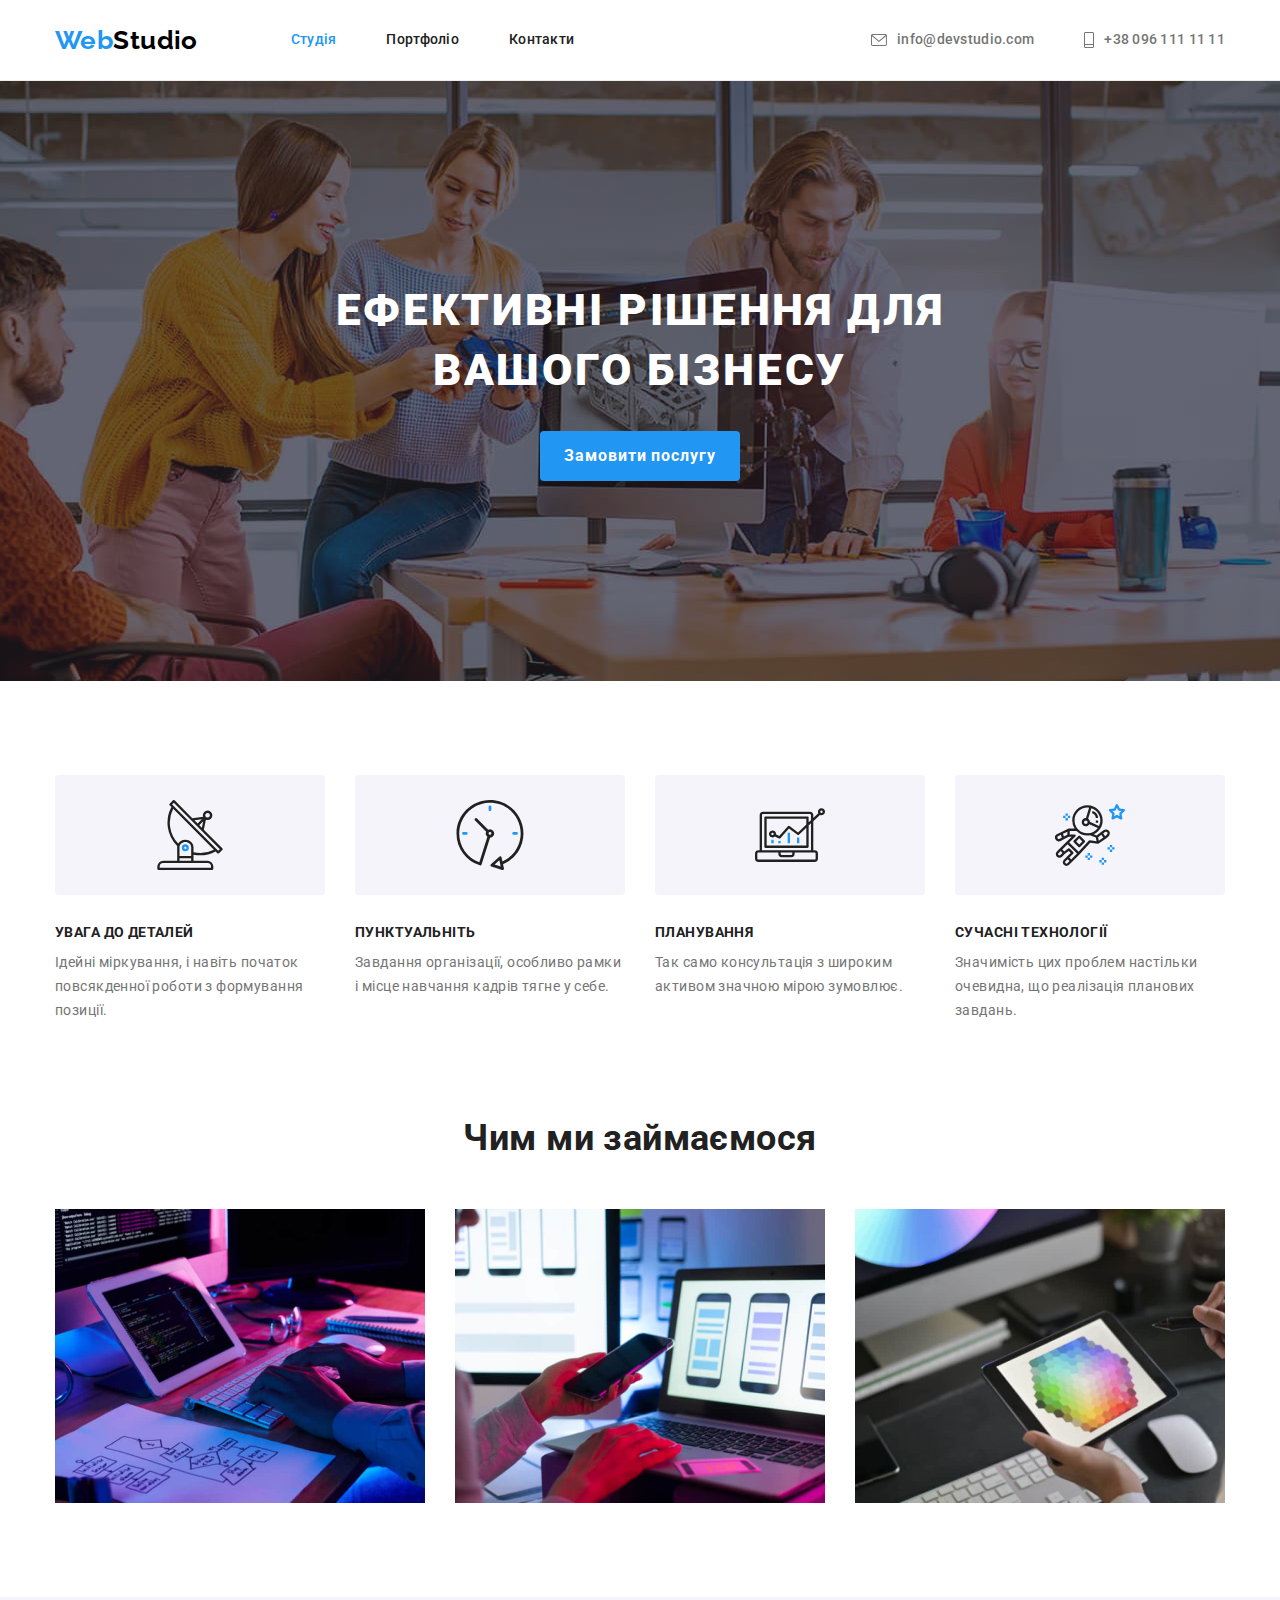
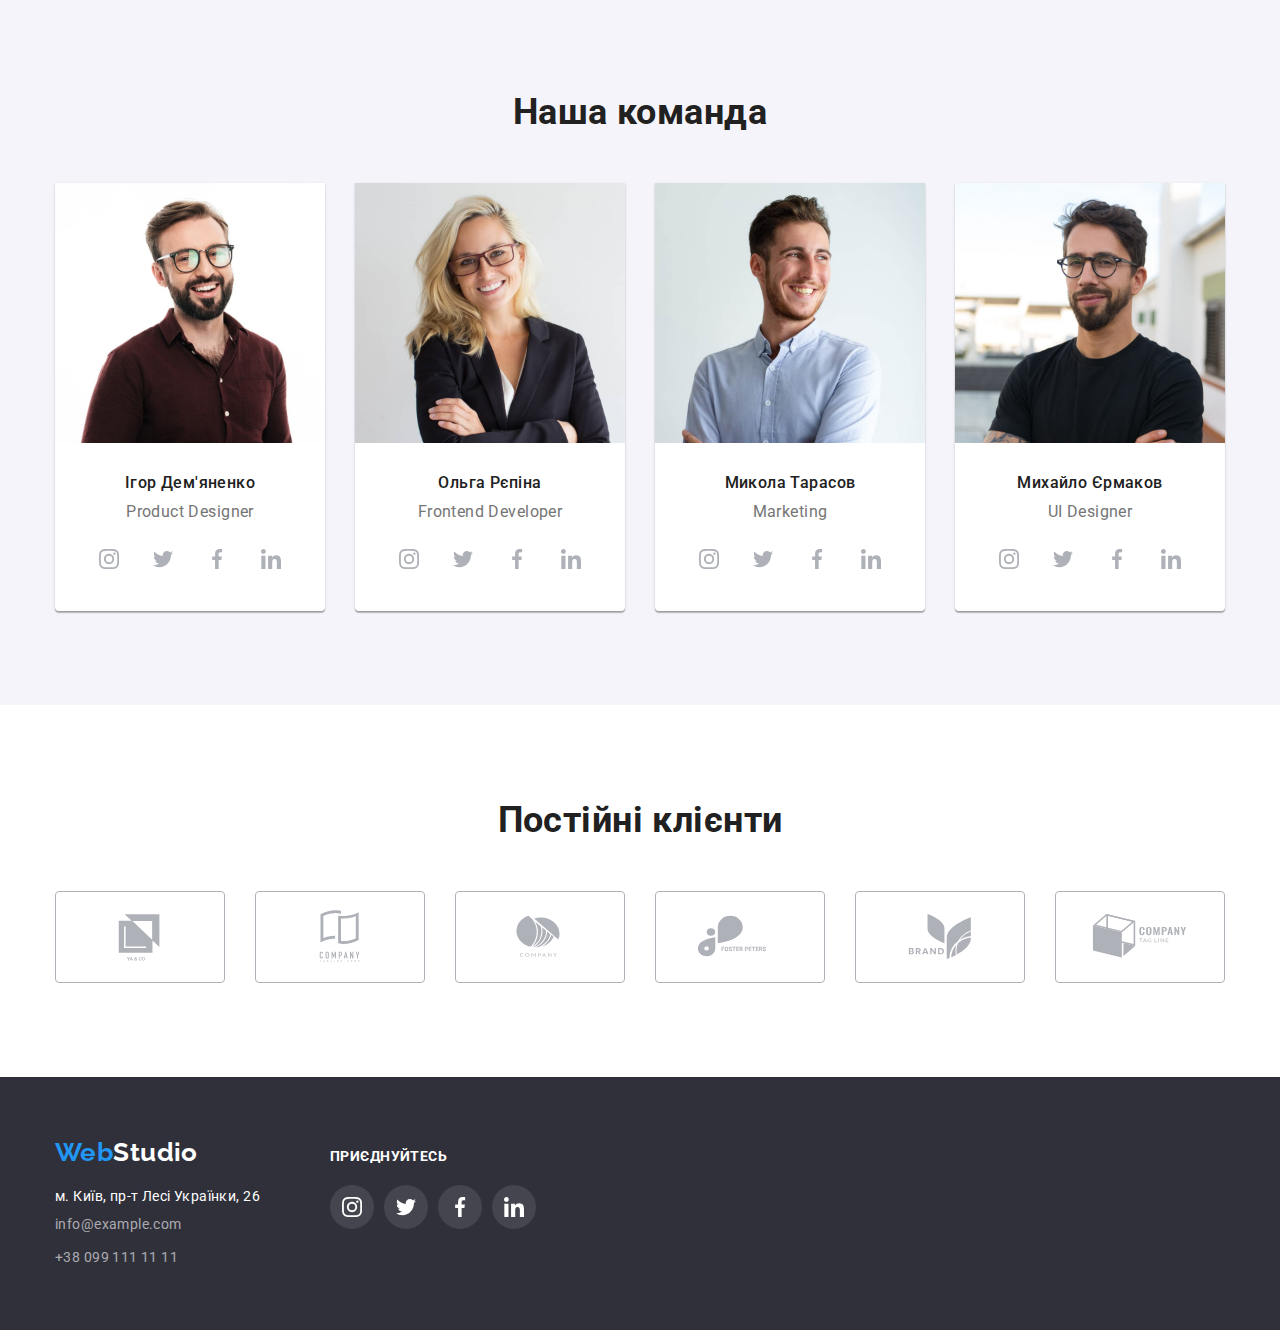
<file: index.html>
<!DOCTYPE html>
<html lang="uk">

<head>
    <meta charset="UTF-8">
    <meta http-equiv="X-UA-Compatible" content="IE=edge">
    <meta name="viewport" content="width=device-width, initial-scale=1.0">
    <title>WebStudio</title>
    <link rel="preconnect" href="https://fonts.googleapis.com">
    <link rel="preconnect" href="https://fonts.gstatic.com" crossorigin>
    <link
        href="https://fonts.googleapis.com/css2?family=Raleway:wght@700&family=Roboto:wght@400;500;700;900&display=swap"
        rel="stylesheet">
    <link rel="stylesheet" href="https://cdn.jsdelivr.net/npm/modern-normalize@1.1.0/modern-normalize.min.css">
    <link rel="stylesheet" href="./css/styles.css">
</head>

<body>
    <!-- header -->
    <header class="page-header">
        <div class="container header-nav">
            <nav class="site-nav">
                <a class="logo link logo-header" href="./index.html">
                    <span class="logo-accent">Web</span>Studio
                </a>
                <ul class="list site-nav-list">
                    <li class="site-nav-item"><a class="link site-nav-link current" href="./index.html">Студія</a></li>
                    <li class="site-nav-item"><a class="link site-nav-link" href="./portfolio.html">Портфоліо</a></li>
                    <li class="site-nav-item"><a class="link site-nav-link" href="">Контакти</a></li>
                </ul>
            </nav>
            <ul class="list contacts-header">
                <li class="contacts-header-item">
                    <a class="link contacts-header-link" href="mailto:info@devstudio.com">
                        <svg aria-label="іконка конверту" class="header-icon" width="16" height="12">
                            <use href="./images/icons.svg#icon-envelope"></use>
                        </svg>
                        info@devstudio.com
                    </a>
                </li>
                <li class="contacts-header-item">
                    <a class="link contacts-header-link" href="tel:+380961111111">
                        <svg aria-label="іконка телефону" class="header-icon" width="10" height="16">
                            <use href="./images/icons.svg#icon-smartphone"></use>
                        </svg>
                        +38 096 111 11 11
                    </a>
                </li>
            </ul>
        </div>
    </header>

    <!-- main -->
    <main>

        <!-- hero -->
        <section class="hero">
            <h1 class="title-hero">Ефективні рішення для вашого бізнесу</h1>
            <button class="btn primary btn-hero" type="button">Замовити послугу</button>
        </section>

        <!-- features -->
        <section class="section features">
            <div class="container">
                <h2 class="title visually-hidden">Особливості</h2>
                <!-- A logical header semantically hidden using CSS -->
                <ul class="list features-list">
                    <li class="features-item">
                        <div class="features-icon">
                            <svg aria-label="іконка антени" width="70" height="70">
                                <use href="./images/icons.svg#icon-antenna"></use>
                            </svg>
                        </div>
                        <h3 class="features-title">Увага до деталей</h3>
                        <p class="section-text">Ідейні міркування, і навіть початок повсякденної роботи з формування
                            позиції.</p>
                    </li>
                    <li class="features-item">
                        <div class="features-icon">
                            <svg aria-label="іконка годинника" width="70" height="70">
                                <use href="./images/icons.svg#icon-clock"></use>
                            </svg>
                        </div>
                        <h3 class="features-title">Пунктуальніть</h3>
                        <p class="section-text">Завдання організації, особливо рамки і місце навчання кадрів тягне у
                            себе.
                        </p>
                    </li>
                    <li class="features-item">
                        <div class="features-icon">
                            <svg aria-label="іконка діаграми" width="70" height="70">
                                <use href="./images/icons.svg#icon-diagram"></use>
                            </svg>
                        </div>
                        <h3 class="features-title">Планування</h3>
                        <p class="section-text">Так само консультація з широким активом значною мірою зумовлює.</p>
                    </li>
                    <li class="features-item">
                        <div class="features-icon">
                            <svg aria-label="іконка астронавта" width="70" height="70">
                                <use href="./images/icons.svg#icon-astronaut"></use>
                            </svg>
                        </div>
                        <h3 class="features-title">Сучасні технології</h3>
                        <p class="section-text">Значимість цих проблем настільки очевидна, що реалізація планових
                            завдань.
                        </p>
                    </li>
                </ul>
            </div>
        </section>

        <!-- work -->
        <section class="section work">
            <div class="container">
                <h2 class="title work-title">Чим ми займаємося</h2>
                <ul class="list work-list">
                    <li class="work-item"><img src="./images/development.jpg" alt="розробка" width="370"></li>
                    <li class="work-item"><img src="./images/optimization.jpg" alt="оптимізація" width="370"></li>
                    <li class="work-item"><img src="./images/design.jpg" alt="дизайн" width="370"></li>
                </ul>
            </div>
        </section>

        <!-- our team -->
        <section class="section team">
            <div class="container">
                <h2 class="title team-title">Наша команда</h2>
                <ul class="list team-list">
                    <li class="team-item">
                        <img class="team-img" src="./images/igor-demyanenko.jpg" alt="фото Ігоря" width="270">
                        <div class="team-item-text">
                            <h3 class="team-name">Ігор Дем'яненко</h3>
                            <p class="section-text team-text-job" lang="en">Product Designer</p>
                            <ul class="social-net-list list">
                                <li class="social-net-item">
                                    <a href="" class="social-net-link">
                                        <svg lang="en" aria-label="istagram icon" class="social-net-icon" width="20"
                                            height="20">
                                            <use href="./images/icons.svg#icon-instagram"></use>
                                        </svg>
                                    </a>
                                </li>
                                <li class="social-net-item">
                                    <a href="" class="social-net-link">
                                        <svg lang="en" aria-label="twitter icon" class="social-net-icon" width="20"
                                            height="20">
                                            <use href="./images/icons.svg#icon-twitter"></use>
                                        </svg>
                                    </a>
                                </li>
                                <li class="social-net-item">
                                    <a href="" class="social-net-link">
                                        <svg lang="en" aria-label="facebook icon" class="social-net-icon" width="20"
                                            height="20">
                                            <use href="./images/icons.svg#icon-facebook"></use>
                                        </svg>
                                    </a>
                                </li>
                                <li class="social-net-item">
                                    <a href="" class="social-net-link">
                                        <svg lang="en" aria-label="linkedin icon" class="social-net-icon" width="20"
                                            height="20">
                                            <use href="./images/icons.svg#icon-linkedin"></use>
                                        </svg>
                                    </a>
                                </li>
                            </ul>
                        </div>
                    </li>
                    <li class="team-item">
                        <img class="team-img" src="./images/olga-repina.jpg" alt="фото Ольги" width="270">
                        <div class="team-item-text">
                            <h3 class="team-name">Ольга Рєпіна</h3>
                            <p class="section-text team-text-job" lang="en">Frontend Developer</p>
                            <ul class="social-net-list list">
                                <li class="social-net-item">
                                    <a href="" class="social-net-link">
                                        <svg lang="en" aria-label="istagram icon" class="social-net-icon" width="20"
                                            height="20">
                                            <use href="./images/icons.svg#icon-instagram"></use>
                                        </svg>
                                    </a>
                                </li>
                                <li class="social-net-item">
                                    <a href="" class="social-net-link">
                                        <svg lang="en" aria-label="twitter icon" class="social-net-icon" width="20"
                                            height="20">
                                            <use href="./images/icons.svg#icon-twitter"></use>
                                        </svg>
                                    </a>
                                </li>
                                <li class="social-net-item">
                                    <a href="" class="social-net-link">
                                        <svg lang="en" aria-label="facebook icon" class="social-net-icon" width="20"
                                            height="20">
                                            <use href="./images/icons.svg#icon-facebook"></use>
                                        </svg>
                                    </a>
                                </li>
                                <li class="social-net-item">
                                    <a href="" class="social-net-link">
                                        <svg lang="en" aria-label="linkedin icon" class="social-net-icon" width="20"
                                            height="20">
                                            <use href="./images/icons.svg#icon-linkedin"></use>
                                        </svg>
                                    </a>
                                </li>
                            </ul>
                        </div>
                    </li>
                    <li class="team-item">
                        <img class="team-img" src="./images/mykola-tarasov.jpg" alt="фото Миколи" width="270">
                        <div class="team-item-text">
                            <h3 class="team-name">Микола Тарасов</h3>
                            <p class="section-text team-text-job" lang="en">Marketing</p>
                            <ul class="social-net-list list">
                                <li class="social-net-item">
                                    <a href="" class="social-net-link">
                                        <svg lang="en" aria-label="istagram icon" class="social-net-icon" width="20"
                                            height="20">
                                            <use href="./images/icons.svg#icon-instagram"></use>
                                        </svg>
                                    </a>
                                </li>
                                <li class="social-net-item">
                                    <a href="" class="social-net-link">
                                        <svg lang="en" aria-label="twitter icon" class="social-net-icon" width="20"
                                            height="20">
                                            <use href="./images/icons.svg#icon-twitter"></use>
                                        </svg>
                                    </a>
                                </li>
                                <li class="social-net-item">
                                    <a href="" class="social-net-link">
                                        <svg lang="en" aria-label="facebook icon" class="social-net-icon" width="20"
                                            height="20">
                                            <use href="./images/icons.svg#icon-facebook"></use>
                                        </svg>
                                    </a>
                                </li>
                                <li class="social-net-item">
                                    <a href="" class="social-net-link">
                                        <svg lang="en" aria-label="linkedin icon" class="social-net-icon" width="20"
                                            height="20">
                                            <use href="./images/icons.svg#icon-linkedin"></use>
                                        </svg>
                                    </a>
                                </li>
                            </ul>
                        </div>
                    </li>
                    <li class="team-item">
                        <img class="team-img" src="./images/mikhailo-ermakov.jpg" alt="фото Михайла" width="270">
                        <div class="team-item-text">
                            <h3 class="team-name">Михайло Єрмаков</h3>
                            <p class="section-text team-text-job" lang="en">UI Designer</p>
                            <ul class="social-net-list list">
                                <li class="social-net-item">
                                    <a href="" class="social-net-link">
                                        <svg lang="en" aria-label="istagram icon" class="social-net-icon" width="20"
                                            height="20">
                                            <use href="./images/icons.svg#icon-instagram"></use>
                                        </svg>
                                    </a>
                                </li>
                                <li class="social-net-item">
                                    <a href="" class="social-net-link">
                                        <svg lang="en" aria-label="twitter icon" class="social-net-icon" width="20"
                                            height="20">
                                            <use href="./images/icons.svg#icon-twitter"></use>
                                        </svg>
                                    </a>
                                </li>
                                <li class="social-net-item">
                                    <a href="" class="social-net-link">
                                        <svg lang="en" aria-label="facebook icon" class="social-net-icon" width="20"
                                            height="20">
                                            <use href="./images/icons.svg#icon-facebook"></use>
                                        </svg>
                                    </a>
                                </li>
                                <li class="social-net-item">
                                    <a href="" class="social-net-link">
                                        <svg lang="en" aria-label="linkedin icon" class="social-net-icon" width="20"
                                            height="20">
                                            <use href="./images/icons.svg#icon-linkedin"></use>
                                        </svg>
                                    </a>
                                </li>
                            </ul>
                        </div>
                    </li>
                </ul>
            </div>
        </section>
        <section class="section clients">
            <div class="container">
                <h2 class="title">Постійні клієнти</h2>
                <ul class="clients-list list">
                    <li class="clients-item">
                        <a href="" class="clients-link">
                            <svg lang="en" aria-label="logo ya&go" class="clients-icon" width="106" height="60">
                                <use href="./images/icons.svg#icon-yaandco"></use>
                            </svg>
                        </a>
                    </li>
                    <li class="clients-item">
                        <a href="" class="clients-link">
                            <svg lang="en" aria-label="logo company tagline here" class="clients-icon" width="106"
                                height="60">
                                <use href="./images/icons.svg#icon-tagline-here"></use>
                            </svg>
                        </a>
                    </li>
                    <li class="clients-item">
                        <a href="" class="clients-link">
                            <svg lang="en" aria-label="logo company" class="clients-icon" width="106" height="60">
                                <use href="./images/icons.svg#icon-company"></use>
                            </svg>
                        </a>
                    </li>
                    <li class="clients-item">
                        <a href="" class="clients-link">
                            <svg lang="en" aria-label="logo foster peters" class="clients-icon" width="106" height="60">
                                <use href="./images/icons.svg#icon-foster-peters"></use>
                            </svg>
                        </a>
                    </li>
                    <li class="clients-item">
                        <a href="" class="clients-link">
                            <svg lang="en" aria-label="logo brand" class="clients-icon" width="106" height="60">
                                <use href="./images/icons.svg#icon-brand"></use>
                            </svg>
                        </a>
                    </li>
                    <li class="clients-item">
                        <a href="" class="clients-link">
                            <svg lang="en" aria-label="logo company tag line" class="clients-icon" width="106"
                                height="60">
                                <use href="./images/icons.svg#icon-tag-line"></use>
                            </svg>
                        </a>
                    </li>
                </ul>
            </div>
        </section>
    </main>

    <!-- footer -->
    <footer class="page-footer">
        <div class="container footer-position">
            <div class="footer-adress">
                <a class="logo logo-footer link" href=""><span class="logo-accent">Web</span>Studio</a>
                <address class="address-footer">
                    <ul class="list">
                        <li class=" contacts-item">
                            <a class="address-link link" href="https://goo.gl/maps/zaocLffD8GGZKToq6" target="_blank"
                                rel="noopener noreferrer nofollow">м. Київ, пр-т Лесі Українки,
                                26</a>
                        </li>
                        <li class=" contacts-item">
                            <a class="contacts-footer link" href="mailto:info@example.com">info@example.com</a>
                        </li>
                        <li class=" contacts-item">
                            <a class="contacts-footer link" href="tel:+380991111111">+38 099 111 11
                                11</a>
                        </li>
                    </ul>
                </address>
            </div>

            <div class="social-net-footer">
                <p class="social-net-footer-title"><strong>приєднуйтесь</strong></p>
                <ul class="social-net-list list">
                    <li class="social-net-item">
                        <a href="" class="social-net-link footer-social-net-link">
                            <svg lang="en" aria-label="istagram icon" class="social-net-icon footer-social-net-icon"
                                width="20" height="20">
                                <use href="./images/icons.svg#icon-instagram"></use>
                            </svg>
                        </a>
                    </li>
                    <li class="social-net-item">
                        <a href="" class="social-net-link footer-social-net-link">
                            <svg lang="en" aria-label="twitter icon" class="social-net-icon footer-social-net-icon"
                                width="20" height="20">
                                <use href="./images/icons.svg#icon-twitter"></use>
                            </svg>
                        </a>
                    </li>
                    <li class="social-net-item">
                        <a href="" class="social-net-link footer-social-net-link">
                            <svg lang="en" aria-label="facebook icon" class="social-net-icon footer-social-net-icon"
                                width="20" height="20">
                                <use href="./images/icons.svg#icon-facebook"></use>
                            </svg>
                        </a>
                    </li>
                    <li class="social-net-item">
                        <a href="" class="social-net-link footer-social-net-link">
                            <svg lang="en" aria-label="linkedin icon" class="social-net-icon footer-social-net-icon"
                                width="20" height="20">
                                <use href="./images/icons.svg#icon-linkedin"></use>
                            </svg>
                        </a>
                    </li>
                </ul>
            </div>
        </div>
    </footer>

</body>

</html>
</file>
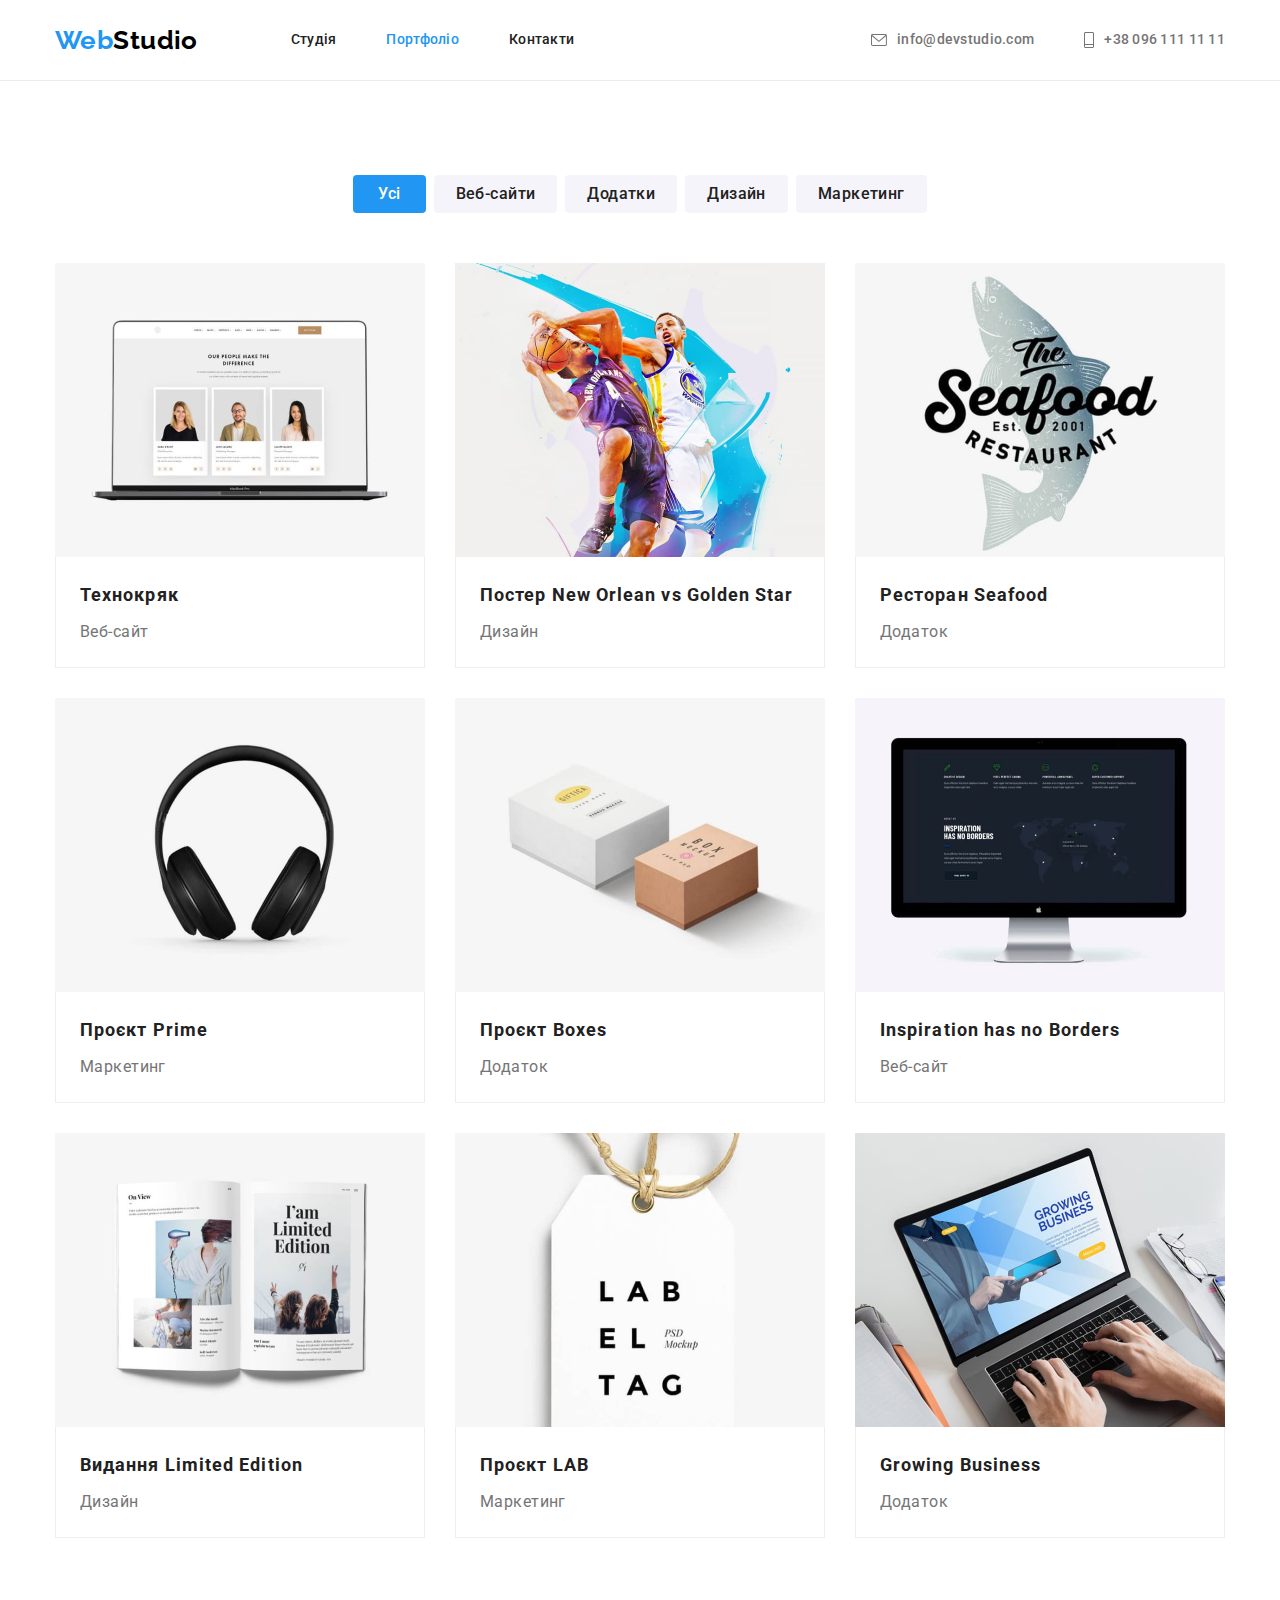
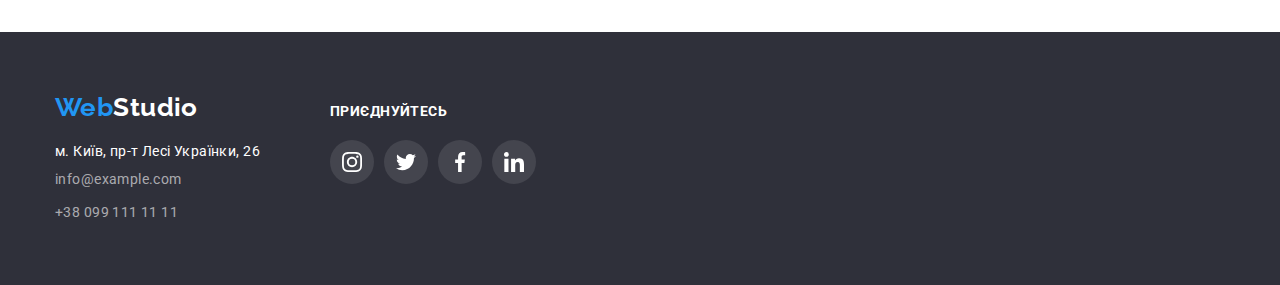
<file: portfolio.html>
<!DOCTYPE html>
<html lang="uk">

<head>
    <meta charset="UTF-8">
    <meta http-equiv="X-UA-Compatible" content="IE=edge">
    <meta name="viewport" content="width=device-width, initial-scale=1.0">
    <title>WebStudio</title>
    <link rel="preconnect" href="https://fonts.googleapis.com">
    <link rel="preconnect" href="https://fonts.gstatic.com" crossorigin>
    <link
        href="https://fonts.googleapis.com/css2?family=Raleway:wght@700&family=Roboto:wght@400;500;700;900&display=swap"
        rel="stylesheet">
    <link rel="stylesheet" href="https://cdn.jsdelivr.net/npm/modern-normalize@1.1.0/modern-normalize.min.css">
    <link rel="stylesheet" href="./css/styles.css">
</head>

<body>
    <!-- header -->

    <header class="page-header">
        <div class="container header-nav">
            <nav class="site-nav">
                <a class="logo link logo-header" href="./index.html">
                    <span class="logo-accent">Web</span>Studio
                </a>
                <ul class="list site-nav-list">
                    <li class="site-nav-item">
                        <a class="link site-nav-link" href="./index.html">Студія</a>
                    </li>
                    <li class="site-nav-item">
                        <a class="link site-nav-link current" href="./portfolio.html">Портфоліо</a>
                    </li>
                    <li class="site-nav-item">
                        <a class="link site-nav-link" href="">Контакти</a>
                    </li>
                </ul>
            </nav>
            <ul class="list contacts-header">
                <li class="contacts-header-item">
                    <a class="link contacts-header-link" href="mailto:info@devstudio.com">
                        <svg aria-label="іконка конверту" class="header-icon" width="16" height="12">
                            <use href="./images/icons.svg#icon-envelope"></use>
                        </svg>
                        info@devstudio.com
                    </a>
                </li>
                <li class="contacts-header-item">
                    <a class="link contacts-header-link" href="tel:+380961111111">
                        <svg aria-label="іконка телефону" class="header-icon" width="10" height="16">
                            <use href="./images/icons.svg#icon-smartphone"></use>
                        </svg>
                        +38 096 111 11 11
                    </a>
                </li>
            </ul>
        </div>
    </header>

    <!-- main -->
    <main>
        <section class="section">
            <div class="container">
                <h1 class="visually-hidden">Портфоліо</h1>
                <!-- filter -->
                <ul class="portfolio-filter list">
                    <li class="portfolio-filter-item"><button class="btn secondary current" type="button">Усі</button>
                    </li>
                    <li class="portfolio-filter-item"><button class="btn secondary" type="button">Веб-сайти</button>
                    </li>
                    <li class="portfolio-filter-item"><button class="btn secondary" type="button">Додатки</button></li>
                    <li class="portfolio-filter-item"><button class="btn secondary" type="button">Дизайн</button></li>
                    <li class="portfolio-filter-item"><button class="btn secondary" type="button">Маркетинг</button>
                    </li>
                </ul>
                <!-- portfolio-card -->
                <ul class="portfolio-card list">
                    <li>
                        <a class="link portfolio-link" href="">
                            <img class="portfolio-img" src="./images/techno.jpg" alt="сайт на ноутбуці" width="370">
                            <div class="portfolio-card-text">
                                <h2 class="portfolio-title">Технокряк</h2>
                                <p class="portfolio-text">Веб-сайт</p>
                            </div>
                        </a>
                    </li>
                    <li>
                        <a class="link portfolio-link" href="">
                            <img class="portfolio-img" src="./images/neworlean-vs-goldenstar.jpg" alt="два баскетболісти з м'ячем
                                                        " width="370">
                            <div class="portfolio-card-text">
                                <h2 class="portfolio-title">Постер New Orlean vs Golden Star</h2>
                                <p class="portfolio-text">Дизайн</p>
                            </div>
                        </a>
                    </li>
                    <li>
                        <a class="link portfolio-link" href="">
                            <img class="portfolio-img" src="./images/seafood.jpg" alt="логотип ресторану" width="370">
                            <div class="portfolio-card-text">
                                <h2 class="portfolio-title">Ресторан Seafood</h2>
                                <p class="portfolio-text">Додаток</p>
                            </div>
                        </a>
                    </li>
                    <li>
                        <a class="link portfolio-link" href="">
                            <img class="portfolio-img" src="./images/prime.jpg" alt="навушники" width="370">
                            <div class="portfolio-card-text">
                                <h2 class="portfolio-title">Проєкт Prime</h2>
                                <p class="portfolio-text">Маркетинг</p>
                            </div>
                        </a>
                    </li>
                    <li>
                        <a class="link portfolio-link" href="">
                            <img class="portfolio-img" src="./images/boxes.jpg" alt="дві коробки" width="370">
                            <div class="portfolio-card-text">
                                <h2 class="portfolio-title">Проєкт Boxes</h2>
                                <p class="portfolio-text">Додаток</p>
                            </div>
                        </a>
                    </li>
                    <li>
                        <a class="link portfolio-link" href="">
                            <img class="portfolio-img" src="./images/inspiration-has-no-borders.jpg"
                                alt="веб-сайт на моніторі" width="370">
                            <div class="portfolio-card-text">
                                <h2 class="portfolio-title">Inspiration has no Borders</h2>
                                <p class="portfolio-text">Веб-сайт</p>
                            </div>
                        </a>
                    </li>
                    <li>
                        <a class="link portfolio-link" href="">
                            <img class="portfolio-img" src="./images/limited-edition.jpg" alt="розгорнутий журнал"
                                width="370">
                            <div class="portfolio-card-text">
                                <h2 class="portfolio-title">Видання Limited Edition</h2>
                                <p class="portfolio-text">Дизайн</p>
                            </div>
                        </a>
                    </li>
                    <li>
                        <a class="link portfolio-link" href="">
                            <img class="portfolio-img" src="./images/projekt-lab.jpg" alt="бірка з логотипом"
                                width="370">
                            <div class="portfolio-card-text">
                                <h2 class="portfolio-title">Проєкт LAB</h2>
                                <p class="portfolio-text">Маркетинг</p>
                            </div>
                        </a>
                    </li>
                    <li>
                        <a class="link portfolio-link" href="">
                            <img class="portfolio-img" src="./images/growing-business.jpg" alt="друкує на ноутбуці"
                                width="370">
                            <div class="portfolio-card-text">
                                <h2 class="portfolio-title">Growing Business</h2>
                                <p class="portfolio-text">Додаток</p>
                            </div>
                        </a>
                    </li>
                </ul>
            </div>
        </section>

    </main>

    <!-- footer -->
    <footer class="page-footer">
        <div class="container footer-position">
            <div class="footer-adress">
                <a class="logo logo-footer link" href=""><span class="logo-accent">Web</span>Studio</a>
                <address class="address-footer">
                    <ul class="list">
                        <li class=" contacts-item">
                            <a class="address-link link" href="https://goo.gl/maps/zaocLffD8GGZKToq6" target="_blank"
                                rel="noopener noreferrer nofollow">м. Київ, пр-т Лесі Українки,
                                26</a>
                        </li>
                        <li class=" contacts-item">
                            <a class="contacts-footer link" href="mailto:info@example.com">info@example.com</a>
                        </li>
                        <li class=" contacts-item">
                            <a class="contacts-footer link" href="tel:+380991111111">+38 099 111 11
                                11</a>
                        </li>
                    </ul>
                </address>
            </div>

            <div class="social-net-footer">
                <h2 class="social-net-footer-title">приєднуйтесь</h2>
                <ul class="social-net-list list">
                    <li class="social-net-item">
                        <a href="" class="social-net-link footer-social-net-link">
                            <svg lang="en" aria-label="istagram icon" class="social-net-icon footer-social-net-icon"
                                width="20" height="20">
                                <use href="./images/icons.svg#icon-instagram"></use>
                            </svg>
                        </a>
                    </li>
                    <li class="social-net-item">
                        <a href="" class="social-net-link footer-social-net-link">
                            <svg lang="en" aria-label="twitter icon" class="social-net-icon footer-social-net-icon"
                                width="20" height="20">
                                <use href="./images/icons.svg#icon-twitter"></use>
                            </svg>
                        </a>
                    </li>
                    <li class="social-net-item">
                        <a href="" class="social-net-link footer-social-net-link">
                            <svg lang="en" aria-label="facebook icon" class="social-net-icon footer-social-net-icon"
                                width="20" height="20">
                                <use href="./images/icons.svg#icon-facebook"></use>
                            </svg>
                        </a>
                    </li>
                    <li class="social-net-item">
                        <a href="" class="social-net-link footer-social-net-link">
                            <svg lang="en" aria-label="linkedin icon" class="social-net-icon footer-social-net-icon"
                                width="20" height="20">
                                <use href="./images/icons.svg#icon-linkedin"></use>
                            </svg>
                        </a>
                    </li>
                </ul>
            </div>
        </div>
    </footer>
</body>

</html>
</file>
<file: css/styles.css>
:root {
    /* title */
    --primary-color: #212121;
    /* paragraph */
    --secondary-color: #757575;
    --accent-color: #2196F3;
    /* logo  */
    --black-color: #000000;
    /* logo-footer, hero, main-bgc */
    --white-color: #FFFFFF;
    /* footer-mail-phone */
    --white-transparent-color: rgba(255, 255, 255, 0.6);
    /* btn-bgc, team-bgc */
    --bgc-gray: #F5F4FA;
    /* footer-bgc*/
    --bgc-footer: #2F303A;
    /* !!! variable names are not ideal. replace if necessary */
}

body {
    background-color: var(--white-color);
    color: var(--primary-color);
    font-family: Roboto, sans-serif;
    font-size: 14px;
    letter-spacing: 0.03em;
}

h1,
h2,
h3,
h4,
p {
    margin-top: 0;
    margin-bottom: 0;
}

ul,
ol {
    margin-top: 0;
    margin-bottom: 0;
    padding-left: 0;
}

img {
    display: block;
    max-width: 100%;
    height: auto;
}

.container {
    width: 1200px;
    padding-left: 15px;
    padding-right: 15px;
    margin-left: auto;
    margin-right: auto;
}

.list {
    list-style: none;
}

.link {
    text-decoration: none;
}

.visually-hidden {
    position: absolute;
    white-space: nowrap;
    width: 1px;
    height: 1px;
    overflow: hidden;
    border: 0;
    padding: 0;
    clip: rect(0 0 0 0);
    clip-path: inset(50%);
    margin: -1px;
}

.btn {
    display: inline-block;
    border: none;
    border-radius: 4px;

    font-weight: 500;
    font-size: 16px;
    line-height: 1.6;
    cursor: pointer;
    letter-spacing: inherit;
    text-align: center;

}

.btn.primary {
    min-width: 200px;
    padding: 10px;

    background-color: var(--accent-color);
    color: var(--white-color);

}

.btn.secondary {
    padding: 6px 22px;

    background-color: var(--bgc-gray);
    color: var(--primary-color);

}

.btn.secondary:hover,
.btn.secondary:focus {
    background-color: var(--accent-color);
    color: var(--white-color);
}

/* /////////////STUDIO///////////// */

/* =============header==============*/

.page-header {
    border-bottom: 1px solid #ECECEC;
}

.header-nav {
    display: flex;
    align-items: center;
}

.site-nav {
    display: flex;
    align-items: center;
}

.site-nav .link.current {
    color: var(--accent-color);
}

.site-nav-list {
    display: flex;
    margin-left: 93px;
}

.site-nav-item:not(:last-child) {
    margin-right: 50px;
}

.site-nav-link {
    display: block;
    padding-top: 32px;
    padding-bottom: 32px;
    color: var(--primary-color);
    font-weight: 500;
    line-height: 1.14;
    letter-spacing: 0.02em;
}

.logo {
    color: var(--black-color);
    font-family: 'Raleway', sans-serif;
    font-weight: 700;
    font-size: 26px;
    line-height: 1.19;
}

.logo-header {
    display: block;
    padding-top: 24px;
    padding-bottom: 24px;
}

.logo-accent {
    color: var(--accent-color);
}

.contacts-header {
    display: flex;
    margin-left: auto;
}

.contacts-header-link {
    display: flex;
    align-items: center;
    padding-top: 32px;
    padding-bottom: 32px;

    color: var(--secondary-color);
    font-weight: 500;
    line-height: 1.14;
    letter-spacing: 0.02em;
}

.contacts-header-item:not(:last-child) {
    margin-right: 50px;
}

.page-header .link:hover:not(.logo.link),
.page-header .link:focus:not(.logo.link) {
    color: var(--accent-color);
}

.header-icon {
    margin-right: 10px;
    fill: currentColor;
}

/* =============/header==============*/


/* ===============main===============*/

.section {
    padding-top: 94px;
    padding-bottom: 94px;
}

.section .section-text {
    color: var(--secondary-color);
}

.title {
    margin-bottom: 50px;
    font-weight: 700;
    font-size: 36px;
    line-height: 1.17;
    text-align: center;
}

/* ===============hero===============*/
.hero {
    max-width: 1600px;
    height: 600px;
    margin-right: auto;
    margin-left: auto;
    padding-top: 200px;
    padding-bottom: 200px;
    /* фон якщо не завант. зобр. */
    background-color: #C4C4C4;
    /* фон-зображення+"затемнення" градієнтом */
    background-image:
        linear-gradient(to right,
            rgba(47, 48, 58, 0.4),
            rgba(47, 48, 58, 0.4)),
        url("../images/hero-bg.jpg");
    background-size: cover;
    /* на майбутнє, 
        для заміни зображень 
        з іншими параметрами */
    background-position: center;

    color: var(--white-color);
    text-align: center;
}

.title-hero {
    margin-bottom: 30px;
    margin-right: auto;
    margin-left: auto;
    width: 696px;

    font-weight: 900;
    font-size: 44px;
    line-height: 1.36;
    letter-spacing: 0.06em;
    text-transform: uppercase;
    text-align: center;
}

.btn-hero {
    font-weight: 700;
    font-size: 16px;

    line-height: 1.88;
    letter-spacing: 0.06em;
}

/* active - indicated in the layout */
/* .btn-hero:hover, 
.btn-hero:focus, */
.btn-hero:active {
    background-color: #188CE8;
}

/* ==============/hero===============*/

/* =============features=============*/
.features-list {
    display: flex;
    /* flex-wrap: wrap; - на майбутнє,
    для переносу на інший рядок
    якщо додадуться такі ж елементи */
    flex-wrap: wrap;
    gap: 30px;
}

.features-item {
    flex-basis: calc((100% - 90px) / 4);
}

.features-icon {
    display: flex;
    flex-direction: column;
    align-items: center;
    justify-content: center;
    max-width: 270px;
    height: 120px;
    margin-bottom: 30px;
    background-color: var(--bgc-gray);
    border-radius: 4px;
}

.features-title {
    margin-bottom: 10px;

    font-size: inherit;
    font-weight: 700;
    line-height: 1.14;
    text-transform: uppercase;
}

.features .section-text {
    line-height: 1.71;
}

/* ============/features=============*/

/* ===============work===============*/
.work {
    padding-top: 0;
}

.work-list {
    display: flex;
    /* flex-wrap: wrap; - на майбутнє,
    для переносу на інший рядок
    якщо додадуться такі ж елементи */
    flex-wrap: wrap;
    gap: 30px;
}

/* ==============/work===============*/

/* ===============team===============*/
.team {
    background-color: var(--bgc-gray);
}

.team-list {
    display: flex;
    /* flex-wrap: wrap; - на майбутнє,
    для переносу на інший рядок
    якщо додадуться такі ж елементи */
    flex-wrap: wrap;
    gap: 30px;
}

.team-item {
    flex-basis: calc((100% - 90px) / 4);
    box-shadow: 0px 1px 3px rgba(0, 0, 0, 0.12), 0px 1px 1px rgba(0, 0, 0, 0.14), 0px 2px 1px rgba(0, 0, 0, 0.2);
    border-radius: 0px 0px 4px 4px;

    background-color: var(--white-color);
}

.team-item-text {
    padding-top: 30px;
    padding-bottom: 30px;

    text-align: center;
}

.team-name {
    margin-bottom: 10px;

    font-weight: 500;
    font-size: 16px;
    line-height: 1.19;
}

.team .section-text {
    font-size: 16px;
    line-height: 1.19;
}

.team-text-job {
    margin-bottom: 16px;
}

.social-net-list {
    display: flex;
    align-items: center;
    justify-content: center;
    column-gap: 10px;
}

.social-net-link {
    width: 44px;
    height: 44px;
    display: flex;
    align-items: center;
    justify-content: center;
    border-radius: 50%;
}

.social-net-icon {
    fill: #AFB1B8;
}

.social-net-link:hover,
.social-net-link:focus {
    background-color: var(--accent-color);
}

.social-net-link:hover .social-net-icon,
.social-net-link:focus .social-net-icon {
    fill: var(--white-color);
}

/* ==============/team===============*/

/* ===============clients===============*/
.clients-list {
    display: flex;
    column-gap: 30px;
    /* align-items: center;
    justify-content: center; */
}

.clients-link {
    display: flex;
    align-items: center;
    justify-content: center;
    width: 170px;
    height: 92px;
    /* Або можна зробити 
    padding: 16px 32px;
    але, памятаю десь з лекції, 
    що не бажано розширювати посиланням
    батьківський елемент */
    border: 1px solid #AFB1B8;
    border-radius: 4px;
}

.clients-icon {
    fill: #AFB1B8;
}

.clients-link:hover,
.clients-link:focus {
    border-color: var(--accent-color);
}

.clients-link:hover .clients-icon,
.clients-link:focus .clients-icon {
    fill: var(--accent-color);
}


/* ==============/clients===============*/

/* ==============/main===============*/


/* ==============footer==============*/
.page-footer {
    padding-top: 60px;
    padding-bottom: 60px;

    background-color: var(--bgc-footer);
}

.footer-position {
    display: flex;
    align-items: baseline;
}

.logo-footer {
    display: inline-block;
    margin-bottom: 20px;

    color: var(--white-color);
}

.address-footer {
    font-style: normal;
}

.contacts-item:not(:last-child) {
    margin-bottom: 9px;
}

.address-link {
    color: var(--white-color);
}

.contacts-footer {
    color: var(--white-transparent-color);
    line-height: 1.71;
}

.contacts-footer:hover,
.contacts-footer:focus {
    color: var(--accent-color);
}

.social-net-footer {
    margin-left: 70px;
}

.social-net-footer-title {
    margin-bottom: 20px;
    font-size: inherit;
    line-height: 1.14;
    text-transform: uppercase;
    color: var(--white-color);
}

.social-net-footer-title>strong {
    font-weight: 700;
}

.footer-social-net-link {
    background-color: rgba(255, 255, 255, 0.1);
}

.footer-social-net-icon {
    fill: var(--white-color);
}


/* ==============/footer==============*/

/* ///////////  /STUDIO  /////////// */




/* /////////////PORTFOLIO///////////// */

/* ================filter============= */
.portfolio-filter {
    display: flex;
    justify-content: center;
    margin-bottom: 50px;
    gap: 8px;
}

.portfolio-filter .btn.current {
    padding: 6px 25px;

    background-color: var(--accent-color);
    color: var(--white-color);
}

.portfolio-filter .btn:hover,
.portfolio-filter .btn:focus {
    box-shadow:
        0px 3px 1px rgba(0, 0, 0, 0.1),
        0px 1px 2px rgba(0, 0, 0, 0.08),
        0px 2px 2px rgba(0, 0, 0, 0.12);
}

/* ===============/filter============= */

/* =================card============== */
.portfolio-card {
    display: flex;
    flex-wrap: wrap;
    gap: 30px;
}


.portfolio-link {
    color: inherit;
}

.portfolio-link:hover,
.portfolio-link:focus {
    display: block;
    box-shadow:
        0px 1px 1px rgba(0, 0, 0, 0.12),
        0px 4px 4px rgba(0, 0, 0, 0.06),
        1px 4px 6px rgba(0, 0, 0, 0.16);
}

.portfolio-card-text {
    padding: 20px 24px;
    border-right: 1px solid #EEEEEE;
    border-bottom: 1px solid #EEEEEE;
    border-left: 1px solid #EEEEEE;
}

.portfolio-title {
    margin-bottom: 4px;

    color: inherit;
    font-size: 18px;
    line-height: 2;
    letter-spacing: 0.06em;
}

.portfolio-text {
    color: var(--secondary-color);
    font-size: 16px;
    line-height: 1.88;
}

/* ================/card============== */

/* /////////   /PORTFOLIO   ////////// */
</file>
